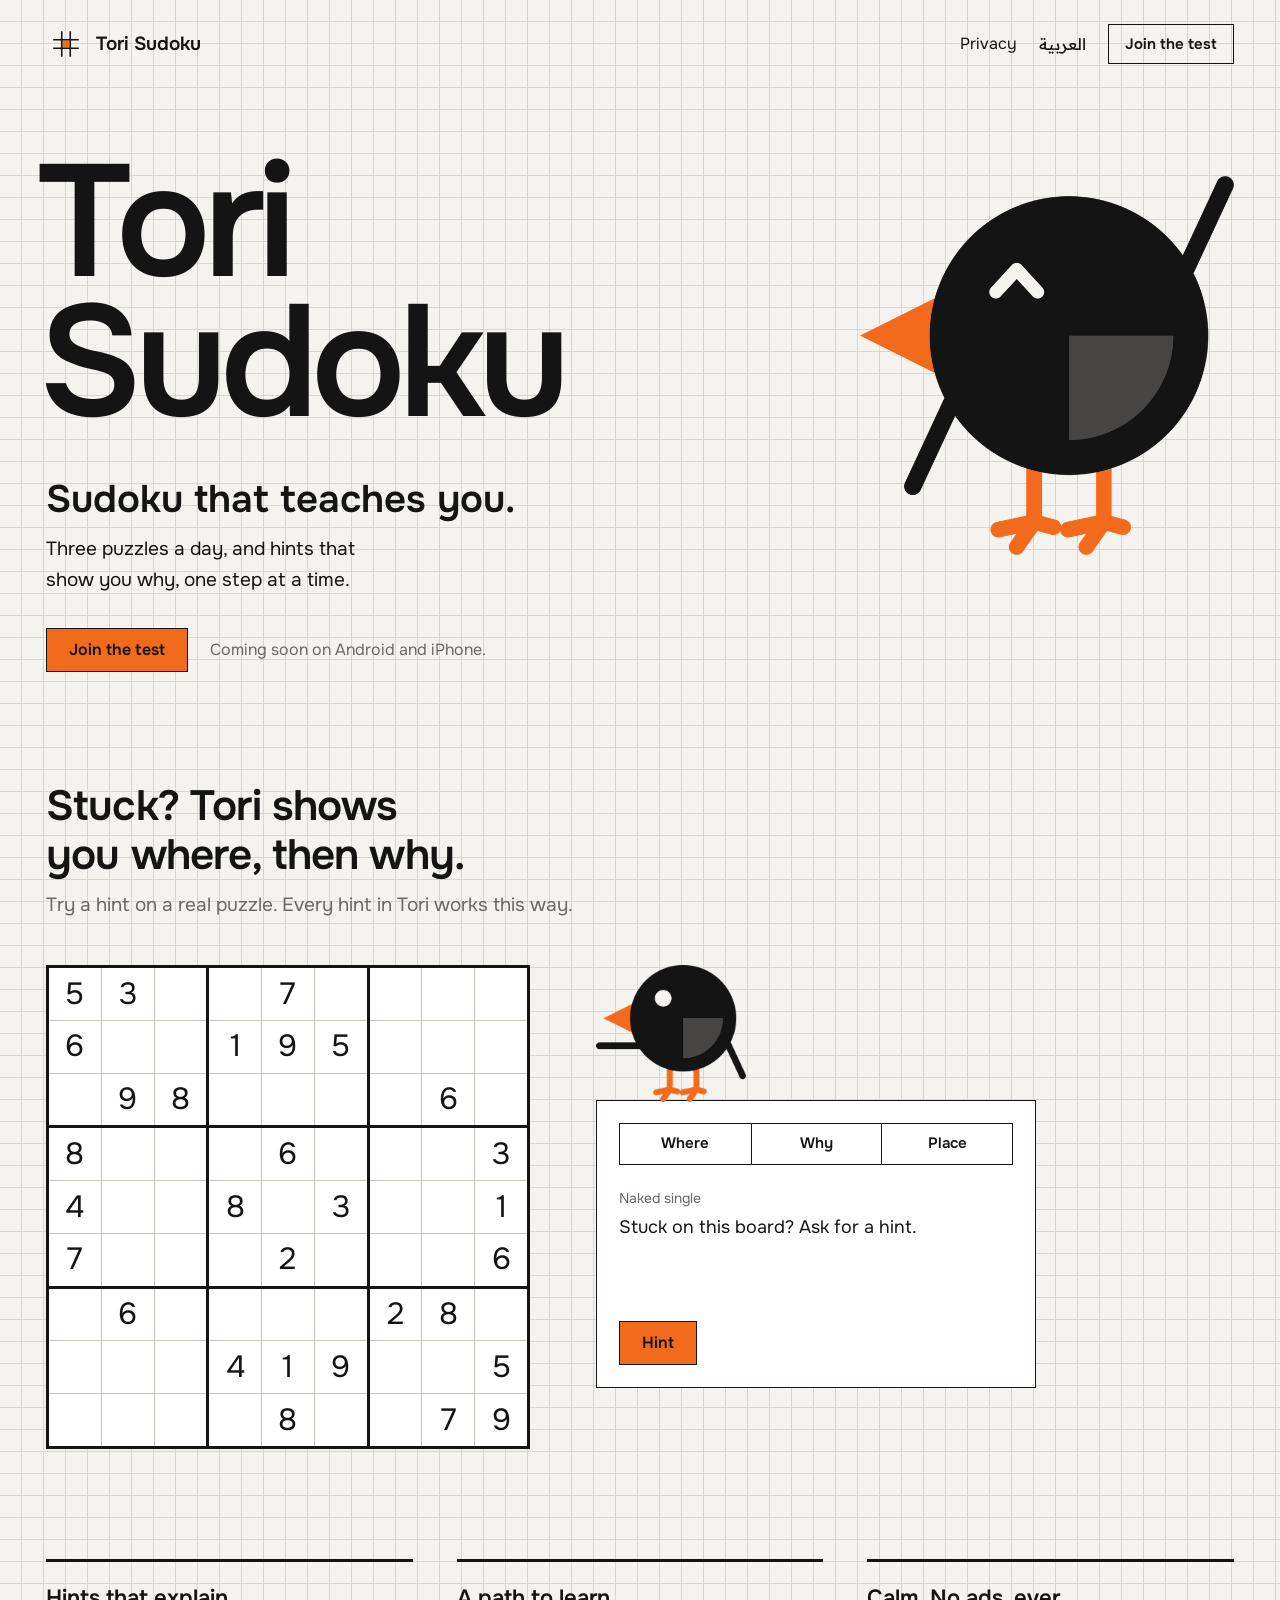
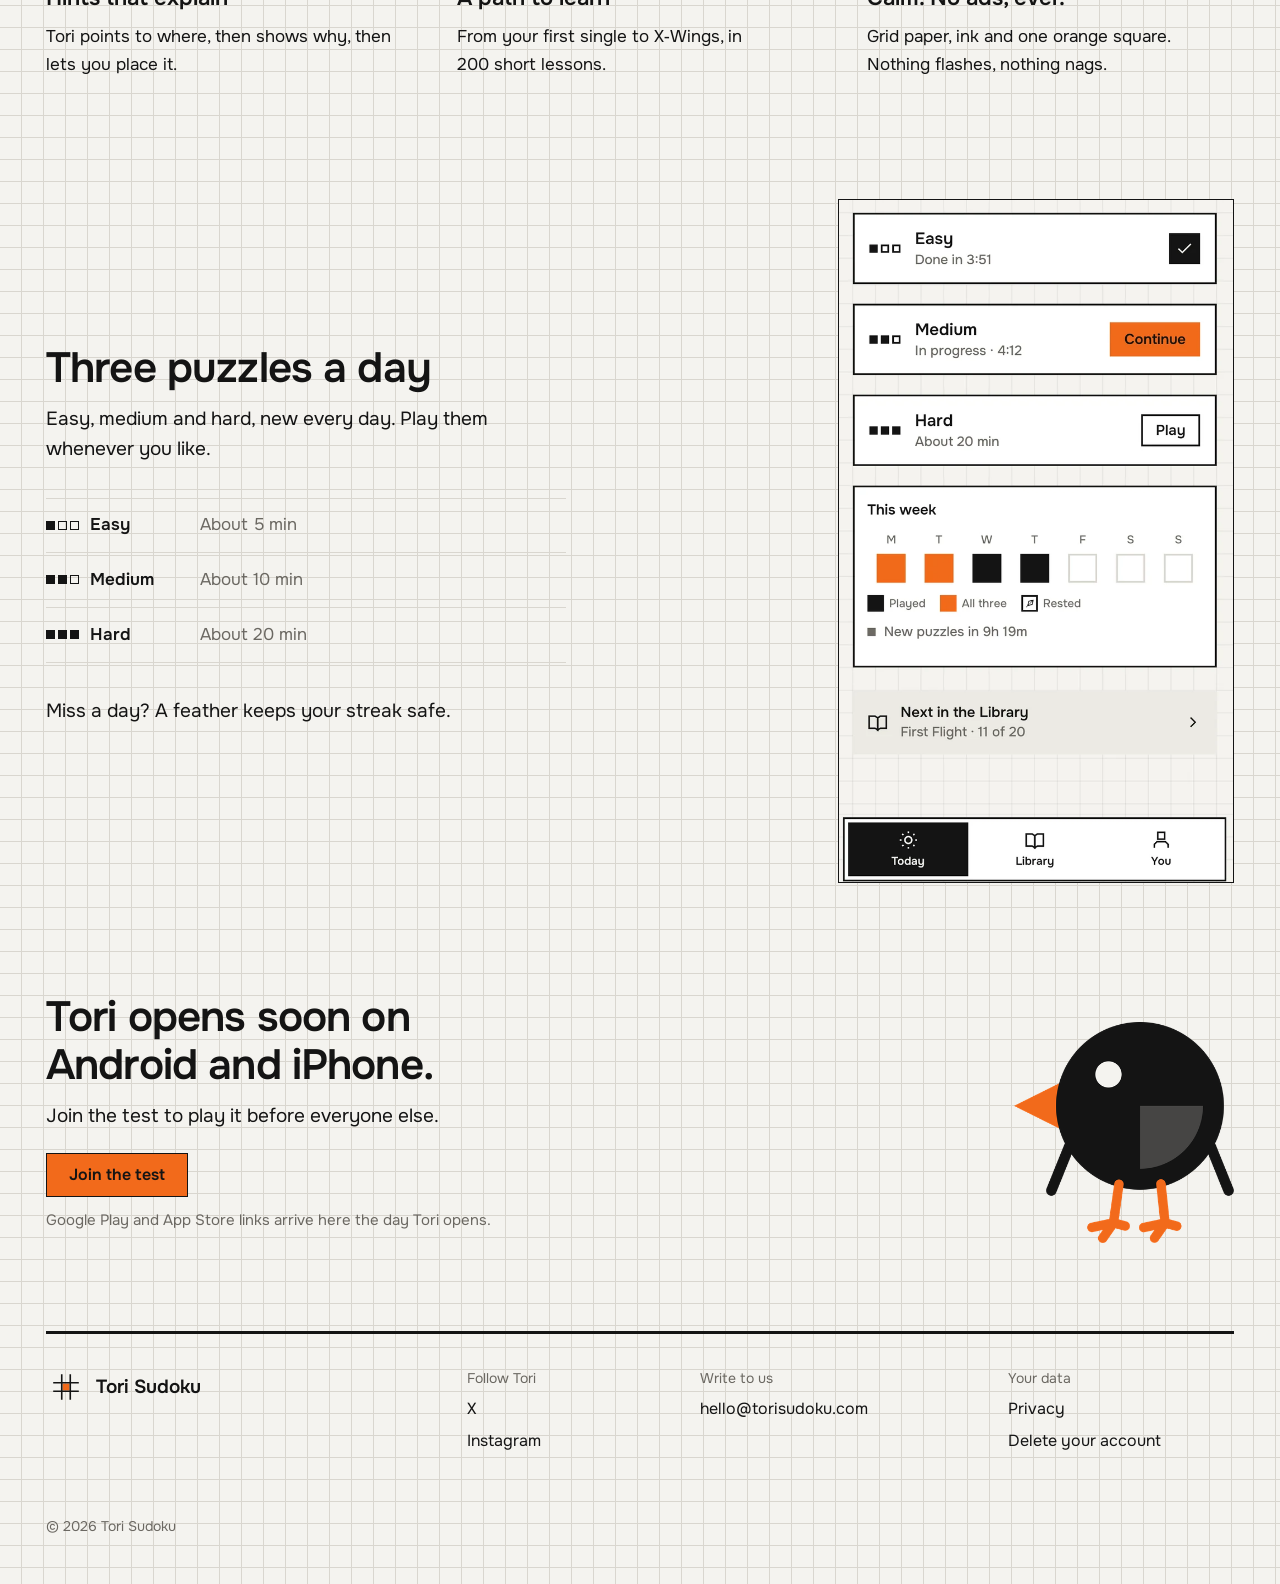
<file: index.html>
<!doctype html>
<html lang="en" dir="ltr">
<head>
<meta charset="utf-8">
<meta name="viewport" content="width=device-width,initial-scale=1">
<title>Tori Sudoku · Sudoku that teaches you</title>
<meta name="description" content="Sudoku that teaches you. Three puzzles a day, hints that show you where and why, 200 short lessons, no ads. Coming soon on Android and iPhone.">
<link rel="canonical" href="https://torisudoku.com/">
<meta property="og:type" content="website">
<meta property="og:url" content="https://torisudoku.com/">
<meta property="og:site_name" content="Tori Sudoku">
<meta property="og:title" content="Tori Sudoku · Sudoku that teaches you">
<meta property="og:description" content="Three puzzles a day, hints that show you where and why, no ads. Coming soon on Android and iPhone.">
<meta property="og:image" content="https://torisudoku.com/store/feature-en.png">
<meta property="og:image:width" content="1024"><meta property="og:image:height" content="500">
<meta name="twitter:card" content="summary_large_image">
<meta name="twitter:site" content="@torisudoku">
<meta name="theme-color" content="#F4F3EF">
<meta name="color-scheme" content="light">
<link rel="icon" href="/img/mark.svg" type="image/svg+xml">
<link rel="apple-touch-icon" href="/store/icon-512.png">
<link rel="preload" href="/fonts/onest-600.woff2" as="font" type="font/woff2" crossorigin>
<link rel="stylesheet" href="/style.css?v=3">
</head>
<body>
<header class="wrap nav">
  <a class="brand" href="/"><img src="/img/mark.svg" alt="" width="40" height="40"><span data-t="name">Tori Sudoku</span></a>
  <nav class="navlinks" aria-label="Main">
    <a class="navlink hide-s" href="/privacy/" data-t="privacy" data-ar-href="/privacy/#ar">Privacy</a>
    <button class="langbtn" type="button" id="lang" lang="ar">العربية</button>
    <a class="btn btn-line" href="https://tori-sudoku.pages.dev" data-t="join">Join the test</a>
  </nav>
</header>

<main>
<section class="wrap hero">
  <div class="hero-text">
    <h1 class="title"><span data-t="t1">Tori</span> <span data-t="t2">Sudoku</span></h1>
    <p class="tag" data-t="tag">Sudoku that teaches you.</p>
    <p class="line" data-t="line">Three puzzles a day, and hints that show you why, one step at a time.</p>
    <div class="cta">
      <a class="btn" href="https://tori-sudoku.pages.dev" data-t="join">Join the test</a>
      <span class="soon" data-t="soon">Coming soon on Android and iPhone.</span>
    </div>
  </div>
  <img class="hero-bird" src="/img/tori-wave.png" width="720" height="729" alt="Tori the bird, waving" data-t-alt="birdAlt">
</section>

<section class="wrap demo-sec" aria-labelledby="demo-h">
  <div class="sec-head">
    <h2 id="demo-h" data-t="demoH">Stuck? Tori shows you where, then why.</h2>
    <p data-t="demoP">Try a hint on a real puzzle. Every hint in Tori works this way.</p>
  </div>
  <div class="demo">
    <div class="board" id="board" dir="ltr" role="img" aria-label="A Sudoku puzzle" data-t-label="boardLabel" data-step="0">
<span class="box"><span class="c" data-i="0">5</span><span class="c" data-i="1">3</span><span class="c" data-i="2"></span><span class="c" data-i="9">6</span><span class="c" data-i="10"></span><span class="c" data-i="11"></span><span class="c" data-i="18"></span><span class="c" data-i="19">9</span><span class="c" data-i="20">8</span></span>
<span class="box"><span class="c" data-i="3"></span><span class="c" data-i="4">7</span><span class="c" data-i="5"></span><span class="c" data-i="12">1</span><span class="c" data-i="13">9</span><span class="c" data-i="14">5</span><span class="c" data-i="21"></span><span class="c" data-i="22"></span><span class="c" data-i="23"></span></span>
<span class="box"><span class="c" data-i="6"></span><span class="c" data-i="7"></span><span class="c" data-i="8"></span><span class="c" data-i="15"></span><span class="c" data-i="16"></span><span class="c" data-i="17"></span><span class="c" data-i="24"></span><span class="c" data-i="25">6</span><span class="c" data-i="26"></span></span>
<span class="box"><span class="c" data-i="27">8</span><span class="c" data-i="28"></span><span class="c" data-i="29"></span><span class="c" data-i="36">4</span><span class="c" data-i="37"></span><span class="c" data-i="38"></span><span class="c" data-i="45">7</span><span class="c" data-i="46"></span><span class="c" data-i="47"></span></span>
<span class="box"><span class="c" data-i="30"></span><span class="c" data-i="31">6</span><span class="c" data-i="32"></span><span class="c" data-i="39">8</span><span class="c" data-i="40"></span><span class="c" data-i="41">3</span><span class="c" data-i="48"></span><span class="c" data-i="49">2</span><span class="c" data-i="50"></span></span>
<span class="box"><span class="c" data-i="33"></span><span class="c" data-i="34"></span><span class="c" data-i="35">3</span><span class="c" data-i="42"></span><span class="c" data-i="43"></span><span class="c" data-i="44">1</span><span class="c" data-i="51"></span><span class="c" data-i="52"></span><span class="c" data-i="53">6</span></span>
<span class="box"><span class="c" data-i="54"></span><span class="c" data-i="55">6</span><span class="c" data-i="56"></span><span class="c" data-i="63"></span><span class="c" data-i="64"></span><span class="c" data-i="65"></span><span class="c" data-i="72"></span><span class="c" data-i="73"></span><span class="c" data-i="74"></span></span>
<span class="box"><span class="c" data-i="57"></span><span class="c" data-i="58"></span><span class="c" data-i="59"></span><span class="c" data-i="66">4</span><span class="c" data-i="67">1</span><span class="c" data-i="68">9</span><span class="c" data-i="75"></span><span class="c" data-i="76">8</span><span class="c" data-i="77"></span></span>
<span class="box"><span class="c" data-i="60">2</span><span class="c" data-i="61">8</span><span class="c" data-i="62"></span><span class="c" data-i="69"></span><span class="c" data-i="70"></span><span class="c" data-i="71">5</span><span class="c" data-i="78"></span><span class="c" data-i="79">7</span><span class="c" data-i="80">9</span></span>
    </div>
    <div class="panel-col">
      <img class="hint-bird" id="hintBird" src="/img/tori-hint.png" width="400" height="365" alt="">
      <div class="panel">
        <div class="seg" role="group" aria-label="Hint steps" data-t-label="stepsLabel">
          <button type="button" data-go="1"><span data-t="seg1">Where</span></button>
          <button type="button" data-go="2"><span data-t="seg2">Why</span></button>
          <button type="button" data-go="3"><span data-t="seg3">Place</span></button>
        </div>
        <p class="tech" data-t="tech">Naked single</p>
        <div class="say" aria-live="polite"><p id="say" data-t="s0">Stuck on this board? Ask for a hint.</p></div>
        <button class="btn" type="button" id="next" data-t="b0">Hint</button>
      </div>
    </div>
  </div>
</section>

<section class="wrap feats" aria-label="What Tori does" data-t-label="featsLabel">
  <div class="feat">
    <h3 data-t="f1h">Hints that explain</h3>
    <p data-t="f1p">Tori points to where, then shows why, then lets you place it.</p>
  </div>
  <div class="feat">
    <h3 data-t="f2h">A path to learn</h3>
    <p data-t="f2p">From your first single to X‑Wings, in 200 short lessons.</p>
  </div>
  <div class="feat">
    <h3 data-t="f3h">Calm. No ads, ever.</h3>
    <p data-t="f3p">Grid paper, ink and one orange square. Nothing flashes, nothing nags.</p>
  </div>
</section>

<section class="wrap daily" aria-labelledby="daily-h">
  <div class="daily-text">
    <h2 id="daily-h" data-t="dH">Three puzzles a day</h2>
    <p data-t="dP">Easy, medium and hard, new every day. Play them whenever you like.</p>
    <ul class="levels">
      <li><span class="sq" aria-hidden="true"><i class="on"></i><i></i><i></i></span><b data-t="easy">Easy</b><span class="mute" data-t="easyT">About 5 min</span></li>
      <li><span class="sq" aria-hidden="true"><i class="on"></i><i class="on"></i><i></i></span><b data-t="med">Medium</b><span class="mute" data-t="medT">About 10 min</span></li>
      <li><span class="sq" aria-hidden="true"><i class="on"></i><i class="on"></i><i class="on"></i></span><b data-t="hard">Hard</b><span class="mute" data-t="hardT">About 20 min</span></li>
    </ul>
    <p data-t="feather">Miss a day? A feather keeps your streak safe.</p>
  </div>
  <figure class="shot">
    <img id="shot" src="/img/today-en.webp" data-ar-src="/img/today-ar.webp" width="705" height="1220" loading="lazy" alt="The Today screen in Tori: the easy, medium and hard puzzles of the day" data-t-alt="shotAlt">
  </figure>
</section>

<section class="wrap closing" aria-labelledby="close-h">
  <div>
    <h2 id="close-h" data-t="cH">Tori opens soon on Android and iPhone.</h2>
    <p data-t="cP">Join the test to play it before everyone else.</p>
    <p><a class="btn" href="https://tori-sudoku.pages.dev" data-t="join">Join the test</a></p>
    <p class="mute" data-t="stores">Google Play and App Store links arrive here the day Tori opens.</p>
  </div>
  <img class="close-bird" src="/img/tori-sit.png" width="400" height="402" loading="lazy" alt="">
</section>
</main>

<footer class="wrap"><div class="foot">
  <div>
    <a class="brand" href="/"><img src="/img/mark.svg" alt="" width="40" height="40"><span data-t="name">Tori Sudoku</span></a>
  </div>
  <div>
    <h4 data-t="follow">Follow Tori</h4>
    <p><a href="https://x.com/torisudoku">X</a><br><a href="https://www.instagram.com/torisudoku/">Instagram</a></p>
  </div>
  <div>
    <h4 data-t="contact">Write to us</h4>
    <p><a href="mailto:hello@torisudoku.com">hello@torisudoku.com</a></p>
  </div>
  <div>
    <h4 data-t="legal">Your data</h4>
    <p><a href="/privacy/" data-t="privacy" data-ar-href="/privacy/#ar">Privacy</a><br><a href="/delete-account/" data-t="delete" data-ar-href="/delete-account/#ar">Delete your account</a></p>
  </div>
  <p class="copy mute" data-t="copy">© 2026 Tori Sudoku</p>
</div></footer>

<script>
(function(){
var AR={
name:"توري سودوكو",privacy:"الخصوصية",join:"انضم للتجربة",t1:"توري",t2:"سودوكو",
tag:"سودوكو يعلّمك.",line:"ثلاثة ألغاز كل يوم، وتلميحات توريك ليش، خطوة خطوة.",
soon:"قريب على أندرويد وآيفون.",birdAlt:"توري الطير يسلّم",
demoH:"علقت؟ توري يوريك وين، وبعدين ليش.",demoP:"جرّب تلميح على لغز حقيقي. كل تلميحات توري تمشي كذا.",
boardLabel:"لغز سودوكو",stepsLabel:"خطوات التلميح",seg1:"وين",seg2:"ليش",seg3:"حطّه",tech:"رقم وحيد",
s0:"علقت في هاللوحة؟ اطلب تلميح.",b0:"تلميح",
s1:"شوف هذي الخانة: ما يركب فيها إلا رقم واحد.",b1:"ليش؟",
s2:"صفّها وعمودها ومربعها فيها 1 و2 و3 و4 و6 و7 و8 و9. ما بقى إلا 5.",b2:"وريني",
s3:"هنا 5. والمرة الجاية بتلقاها بنفسك.",b3:"من جديد",
featsLabel:"وش يسوي توري",
f1h:"تلميحات تشرح",f1p:"توري يوريك وين، وبعدين ليش، وبعدين تحطها بنفسك.",
f2h:"طريق تتعلّم فيه",f2p:"من أول رقم وحيد إلى جناح X، في 200 درس قصير.",
f3h:"هادي. بدون إعلانات، أبد.",f3p:"ورق مربعات وحبر ومربع برتقالي واحد. ما فيه شي يومض ولا يزعجك.",
dH:"3 ألغاز كل يوم",dP:"سهل ومتوسط وصعب، جديدة كل يوم. العبها على راحتك.",
easy:"سهل",easyT:"تقريباً 5 دقايق",med:"متوسط",medT:"تقريباً 10 دقايق",hard:"صعب",hardT:"تقريباً 20 دقيقة",
feather:"فوّت يوم؟ الريشة تحفظ سلسلتك.",shotAlt:"شاشة «اليوم» في توري: لغز اليوم السهل والمتوسط والصعب",
cH:"توري يفتح قريب على أندرويد وآيفون.",cP:"انضم للتجربة والعبه قبل الكل.",
stores:"روابط Google Play وApp Store توصل هنا يوم يفتح توري.",
follow:"تابع توري",contact:"راسلنا",legal:"بياناتك",delete:"حذف حسابك",copy:"© 2026 توري سودوكو"
};
var EN={s1:"Look at this cell: only one number fits.",b1:"Why?",
s2:"Its row, column and box already hold 1, 2, 3, 4, 6, 7, 8 and 9. Only 5 is left.",b2:"Show me",
s3:"5 goes here. Next time you’ll spot it yourself.",b3:"Start again"};
var doc=document.documentElement,lang="en",step=0;
function q(s){return Array.prototype.slice.call(document.querySelectorAll(s))}
q("[data-t]").forEach(function(e){EN[e.getAttribute("data-t")]=e.textContent});
q("[data-t-alt]").forEach(function(e){EN[e.getAttribute("data-t-alt")]=e.alt});
q("[data-t-label]").forEach(function(e){EN[e.getAttribute("data-t-label")]=e.getAttribute("aria-label")});
q("[data-ar-href]").forEach(function(e){e.setAttribute("data-en-href",e.getAttribute("href"))});
var shot=document.getElementById("shot");shot.setAttribute("data-en-src",shot.getAttribute("src"));
function T(k){return (lang==="ar"?AR:EN)[k]}
function setLang(l,save){
  lang=l==="ar"?"ar":"en";var ar=lang==="ar";
  doc.lang=lang;doc.dir=ar?"rtl":"ltr";
  q("[data-t]").forEach(function(e){e.textContent=T(e.getAttribute("data-t"))});
  q("[data-t-alt]").forEach(function(e){e.alt=T(e.getAttribute("data-t-alt"))});
  q("[data-t-label]").forEach(function(e){e.setAttribute("aria-label",T(e.getAttribute("data-t-label")))});
  q("[data-ar-href]").forEach(function(e){e.href=e.getAttribute(ar?"data-ar-href":"data-en-href")});
  shot.src=shot.getAttribute(ar?"data-ar-src":"data-en-src");
  var b=document.getElementById("lang");b.textContent=ar?"English":"العربية";b.lang=ar?"en":"ar";
  document.title=ar?"توري سودوكو · سودوكو يعلّمك":"Tori Sudoku · Sudoku that teaches you";
  render(false);
  if(save){try{localStorage.setItem("tori-lang",lang)}catch(e){}}
}
/* hint demo: target cell 40 (row 5, column 5), answer 5 */
var board=document.getElementById("board"),say=document.getElementById("say"),next=document.getElementById("next"),bird=document.getElementById("hintBird");
var cells={};q("#board .c").forEach(function(c){cells[c.getAttribute("data-i")]=c});
var unit=[];for(var k=0;k<9;k++){unit.push(36+k,k*9+4)}
for(var r=3;r<6;r++)for(var c=3;c<6;c++)unit.push(r*9+c);
var reduce=window.matchMedia&&matchMedia("(prefers-reduced-motion: reduce)").matches;
function render(anim,dir){
  board.setAttribute("data-step",step);
  unit.forEach(function(i){cells[i].classList.toggle("shade",step===2)});
  var t=cells[40];t.classList.toggle("mark",step>=1);t.classList.toggle("placed",step===3);t.textContent=step===3?"5":"";
  say.textContent=T("s"+step);say.setAttribute("data-t","s"+step);
  next.textContent=T("b"+step);next.setAttribute("data-t","b"+step);
  bird.src=step===3?"/img/tori-yay.png":"/img/tori-hint.png";
  q(".seg button").forEach(function(b){var g=+b.getAttribute("data-go");b.setAttribute("aria-pressed",g===step?"true":"false")});
  if(anim&&!reduce){var s=(lang==="ar"?-1:1)*(dir||1);say.animate([{transform:"translateX("+(12*s)+"px)",opacity:0},{transform:"none",opacity:1}],{duration:200,easing:"cubic-bezier(.2,.8,.2,1)"})}
}
function go(n){var d=n>=step?1:-1;step=n;render(true,d)}
next.addEventListener("click",function(){go(step===3?0:step+1)});
q(".seg button").forEach(function(b){b.addEventListener("click",function(){go(+b.getAttribute("data-go"))})});
document.getElementById("lang").addEventListener("click",function(){setLang(lang==="ar"?"en":"ar",true)});
var pick=null;
try{var m=location.search.match(/[?&]lang=(ar|en)/);if(m)pick=m[1]}catch(e){}
if(!pick){try{pick=localStorage.getItem("tori-lang")}catch(e){}}
if(!pick){var ls=navigator.languages||[navigator.language||"en"];pick=/^ar/i.test(ls[0]||"")?"ar":"en"}
if(pick==="ar")setLang("ar",false);else render(false);
})();
</script>
</body>
</html>
</file>
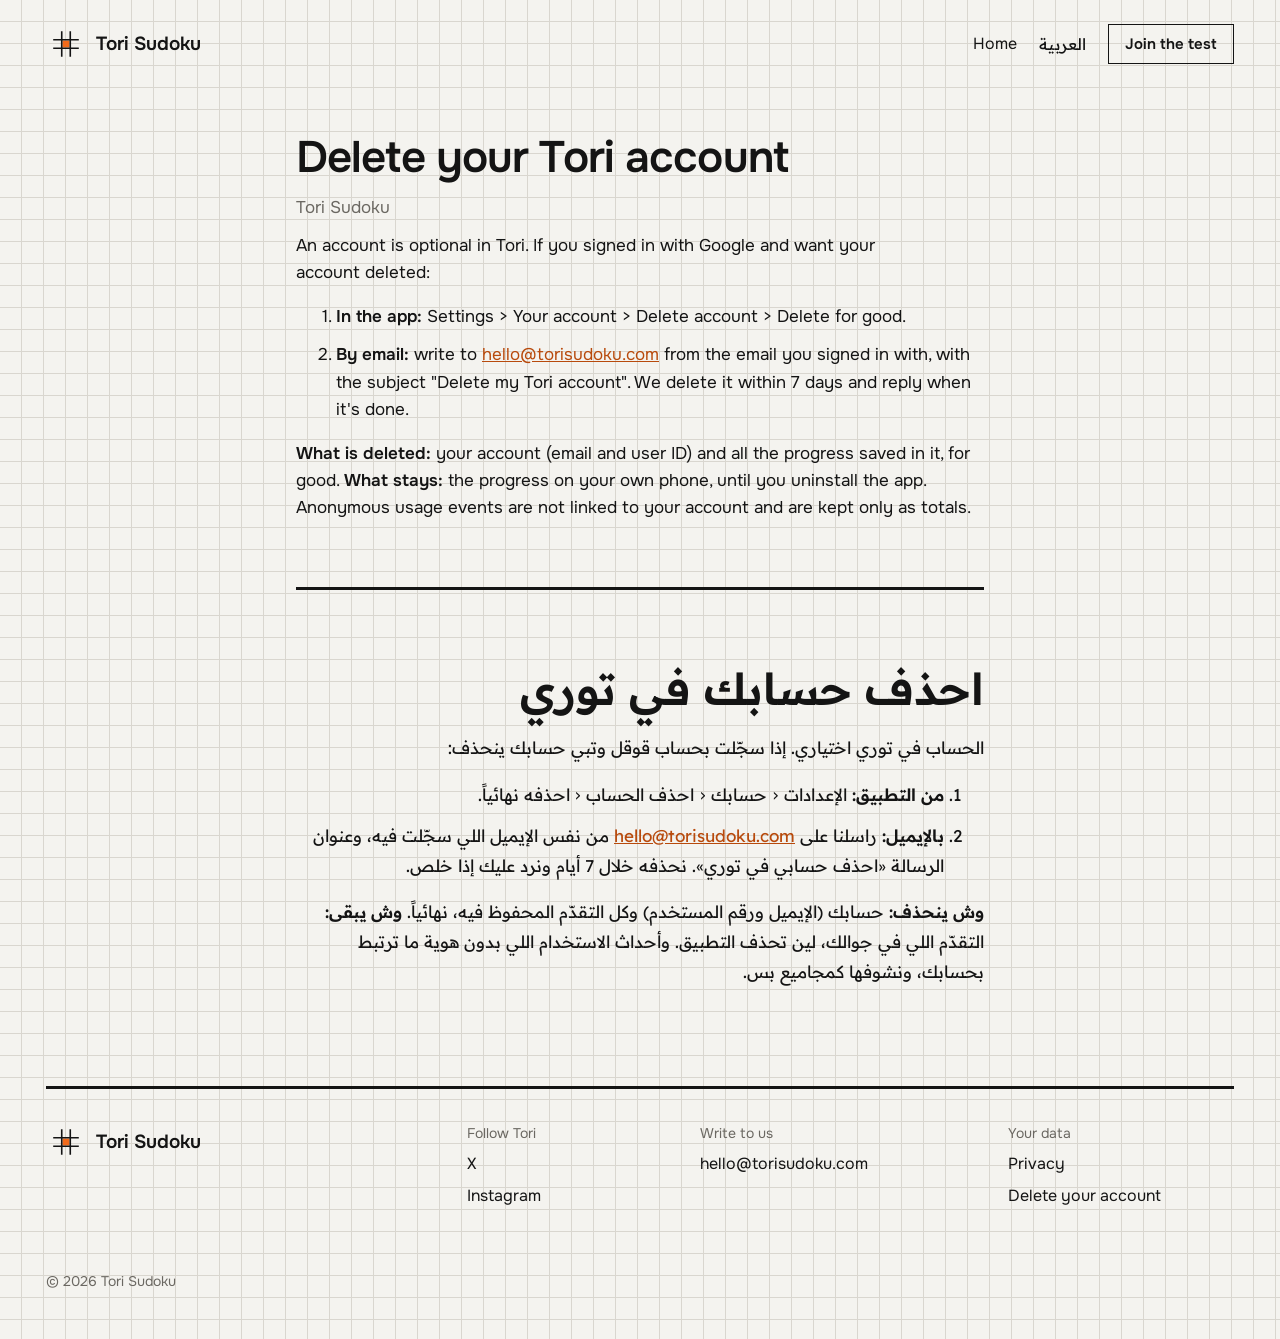
<file: delete-account/index.html>
<!doctype html><html lang="en"><head><meta charset="utf-8"><meta name="viewport" content="width=device-width,initial-scale=1">
<title>Delete your account · Tori Sudoku</title><meta name="theme-color" content="#F4F3EF"><meta name="color-scheme" content="light"><link rel="icon" href="/img/mark.svg" type="image/svg+xml"><link rel="stylesheet" href="/style.css?v=3"></head><body>
<header class="wrap nav">
  <a class="brand" href="/"><img src="/img/mark.svg" alt="" width="40" height="40"><span>Tori Sudoku</span></a>
  <nav class="navlinks" aria-label="Main">
    <a class="navlink hide-s" href="/">Home</a>
    <a class="langbtn navlink" href="#ar" lang="ar">العربية</a>
    <a class="btn btn-line" href="https://tori-sudoku.pages.dev">Join the test</a>
  </nav>
</header>
<main class="wrap doc">
<h1>Delete your Tori account</h1>
<p class="mute">Tori Sudoku</p>
<p>An account is optional in Tori. If you signed in with Google and want your account deleted:</p>
<ol>
<li><b>In the app:</b> Settings &gt; Your account &gt; Delete account &gt; Delete for good.</li>
<li><b>By email:</b> write to <a href="mailto:hello@torisudoku.com?subject=Delete%20my%20Tori%20account">hello@torisudoku.com</a> from the email you signed in with, with the subject "Delete my Tori account". We delete it within 7 days and reply when it's done.</li>
</ol>
<p><b>What is deleted:</b> your account (email and user ID) and all the progress saved in it, for good. <b>What stays:</b> the progress on your own phone, until you uninstall the app. Anonymous usage events are not linked to your account and are kept only as totals.</p>
<hr>
<div dir="rtl" lang="ar" id="ar">
<h1>احذف حسابك في توري</h1>
<p>الحساب في توري اختياري. إذا سجّلت بحساب قوقل وتبي حسابك ينحذف:</p>
<ol>
<li><b>من التطبيق:</b> الإعدادات ‹ حسابك ‹ احذف الحساب ‹ احذفه نهائياً.</li>
<li><b>بالإيميل:</b> راسلنا على <a href="mailto:hello@torisudoku.com?subject=Delete%20my%20Tori%20account">hello@torisudoku.com</a> من نفس الإيميل اللي سجّلت فيه، وعنوان الرسالة «احذف حسابي في توري». نحذفه خلال 7 أيام ونرد عليك إذا خلص.</li>
</ol>
<p><b>وش ينحذف:</b> حسابك (الإيميل ورقم المستخدم) وكل التقدّم المحفوظ فيه، نهائياً. <b>وش يبقى:</b> التقدّم اللي في جوالك، لين تحذف التطبيق. وأحداث الاستخدام اللي بدون هوية ما ترتبط بحسابك، ونشوفها كمجاميع بس.</p>
</div>
</main>
<footer class="wrap"><div class="foot">
  <div><a class="brand" href="/"><img src="/img/mark.svg" alt="" width="40" height="40"><span>Tori Sudoku</span></a></div>
  <div><h4>Follow Tori</h4><p><a href="https://x.com/torisudoku">X</a><br><a href="https://www.instagram.com/torisudoku/">Instagram</a></p></div>
  <div><h4>Write to us</h4><p><a href="mailto:hello@torisudoku.com">hello@torisudoku.com</a></p></div>
  <div><h4>Your data</h4><p><a href="/privacy/">Privacy</a><br><a href="/delete-account/">Delete your account</a></p></div>
  <p class="copy mute">© 2026 Tori Sudoku</p>
</div></footer>
</body>
</html>
</file>
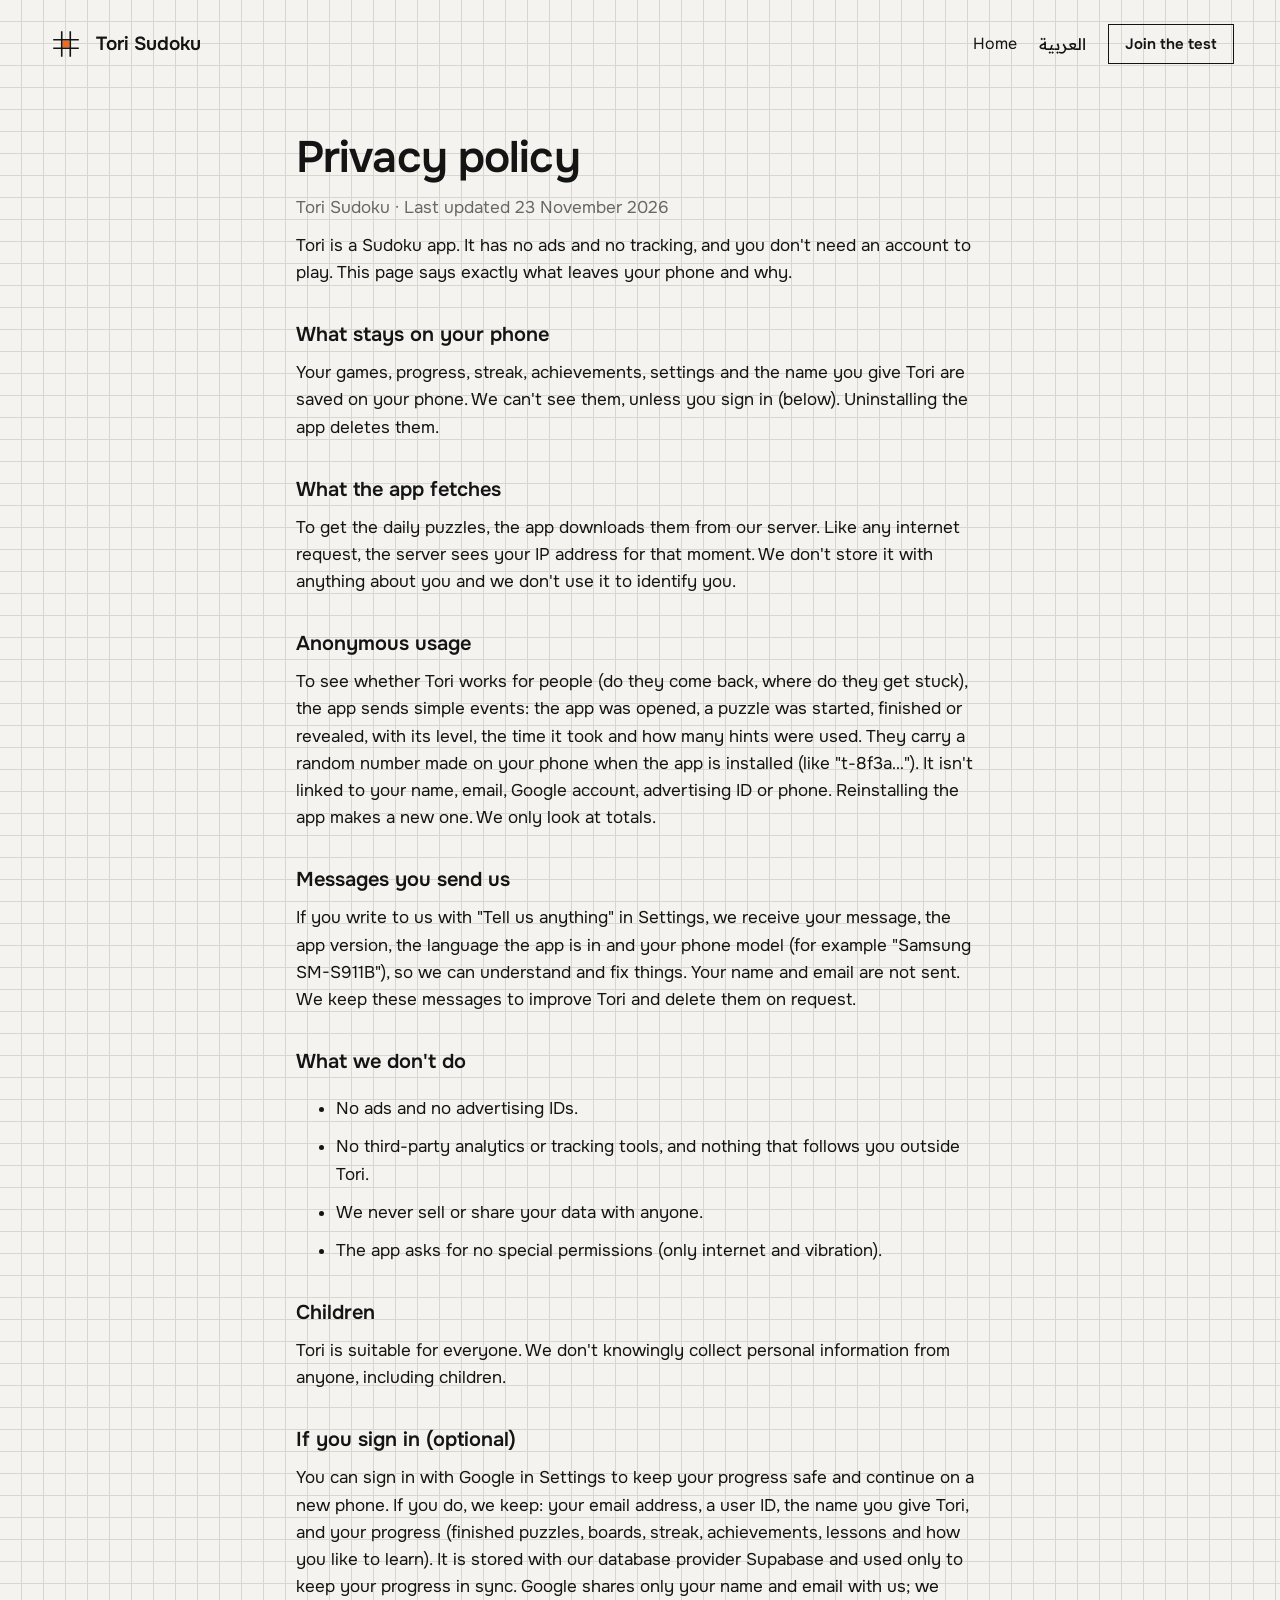
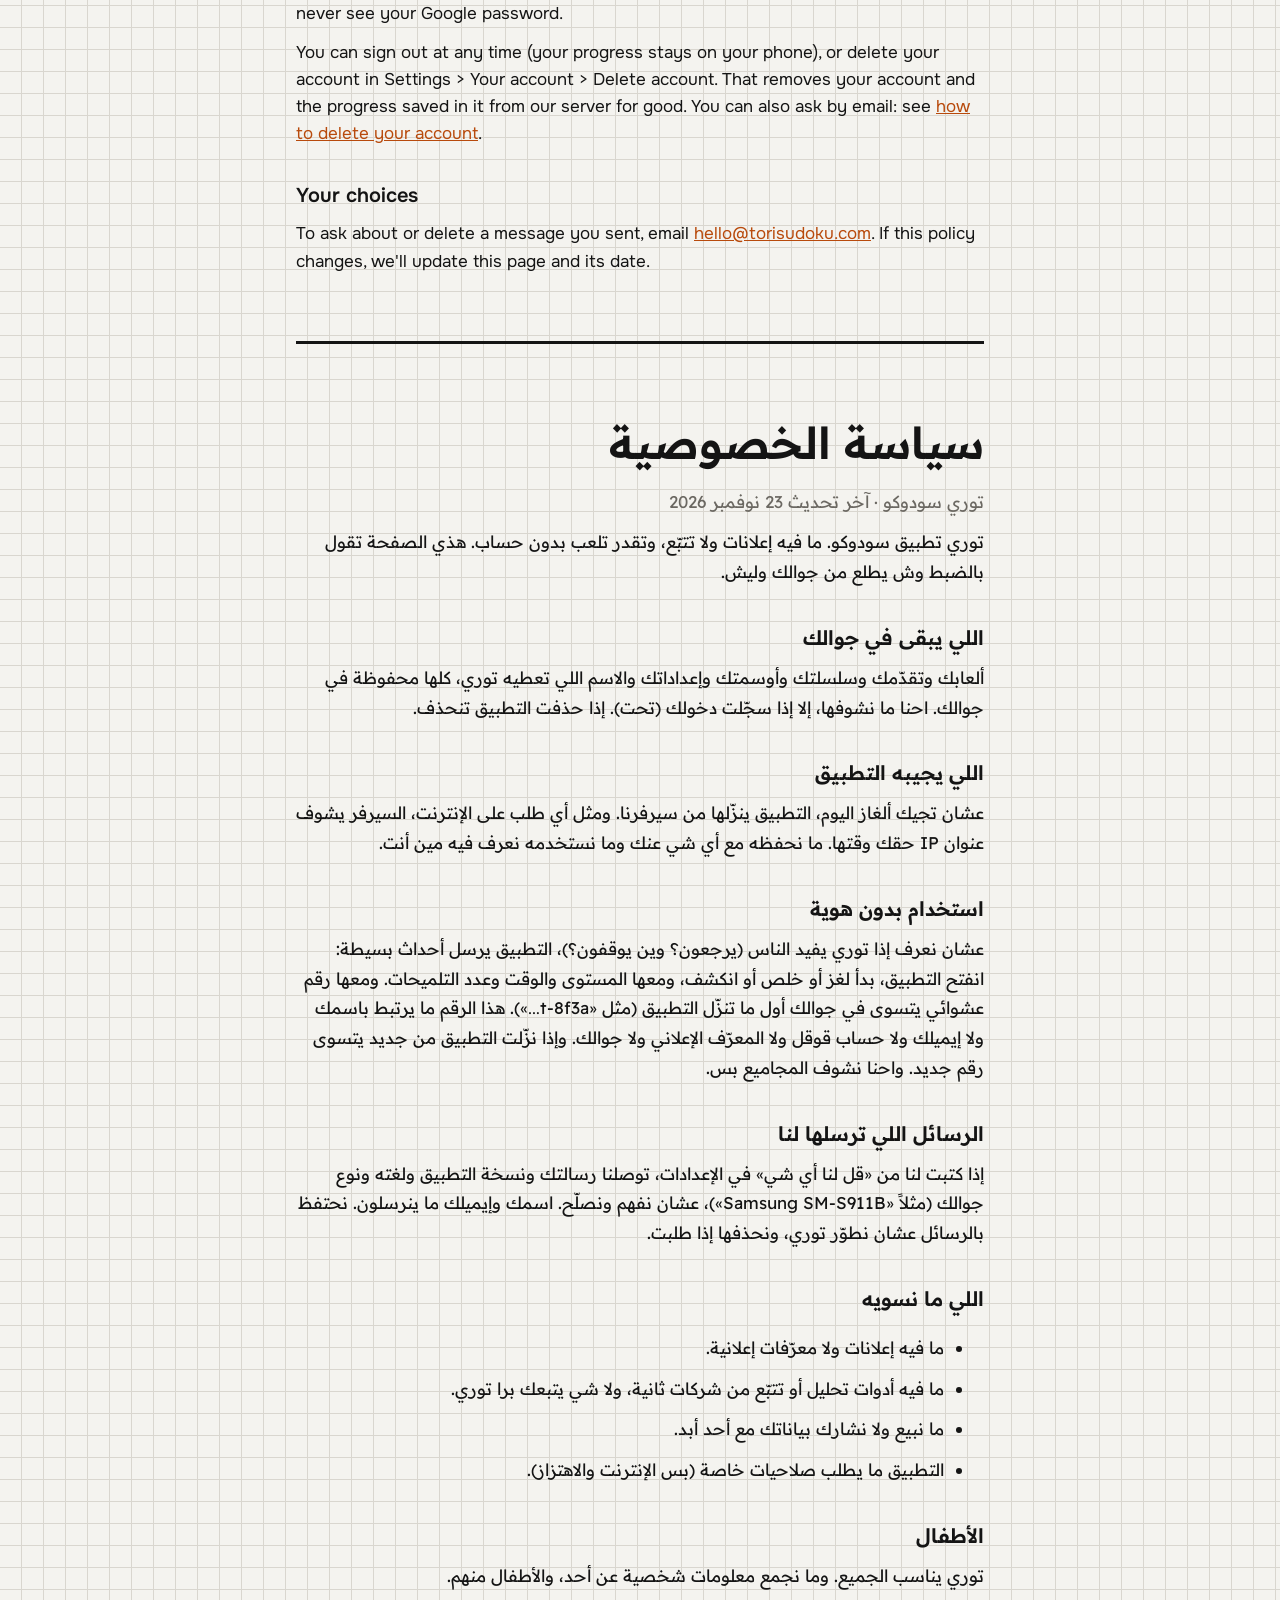
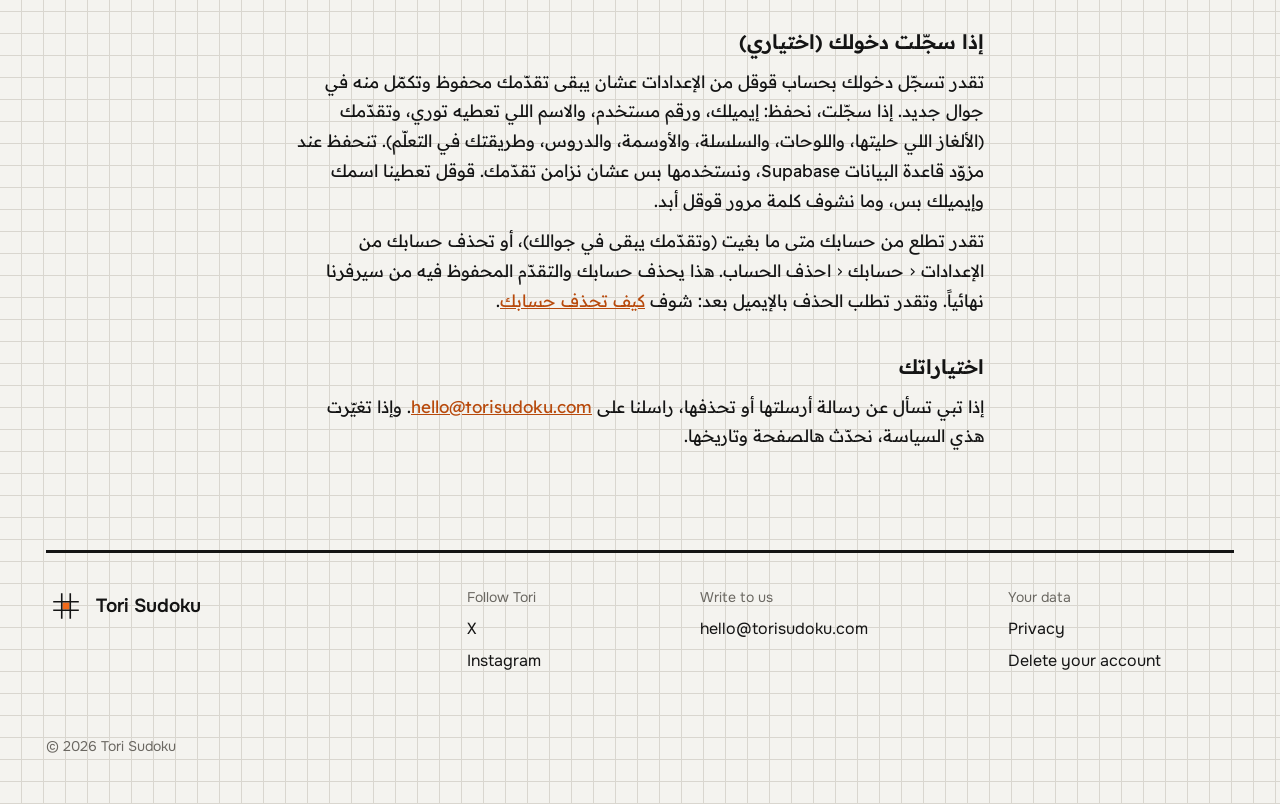
<file: privacy/index.html>
<!doctype html><html lang="en"><head><meta charset="utf-8"><meta name="viewport" content="width=device-width,initial-scale=1">
<title>Privacy policy · Tori Sudoku</title><meta name="theme-color" content="#F4F3EF"><meta name="color-scheme" content="light"><link rel="icon" href="/img/mark.svg" type="image/svg+xml"><link rel="stylesheet" href="/style.css?v=3"></head><body>
<header class="wrap nav">
  <a class="brand" href="/"><img src="/img/mark.svg" alt="" width="40" height="40"><span>Tori Sudoku</span></a>
  <nav class="navlinks" aria-label="Main">
    <a class="navlink hide-s" href="/">Home</a>
    <a class="langbtn navlink" href="#ar" lang="ar">العربية</a>
    <a class="btn btn-line" href="https://tori-sudoku.pages.dev">Join the test</a>
  </nav>
</header>
<main class="wrap doc">
<h1>Privacy policy</h1>
<p class="mute">Tori Sudoku · Last updated 23 November 2026</p>

<p>Tori is a Sudoku app. It has no ads and no tracking, and you don't need an account to play. This page says exactly what leaves your phone and why.</p>

<h2>What stays on your phone</h2>
<p>Your games, progress, streak, achievements, settings and the name you give Tori are saved on your phone. We can't see them, unless you sign in (below). Uninstalling the app deletes them.</p>

<h2>What the app fetches</h2>
<p>To get the daily puzzles, the app downloads them from our server. Like any internet request, the server sees your IP address for that moment. We don't store it with anything about you and we don't use it to identify you.</p>

<h2>Anonymous usage</h2>
<p>To see whether Tori works for people (do they come back, where do they get stuck), the app sends simple events: the app was opened, a puzzle was started, finished or revealed, with its level, the time it took and how many hints were used. They carry a random number made on your phone when the app is installed (like "t-8f3a…"). It isn't linked to your name, email, Google account, advertising ID or phone. Reinstalling the app makes a new one. We only look at totals.</p>

<h2>Messages you send us</h2>
<p>If you write to us with "Tell us anything" in Settings, we receive your message, the app version, the language the app is in and your phone model (for example "Samsung SM-S911B"), so we can understand and fix things. Your name and email are not sent. We keep these messages to improve Tori and delete them on request.</p>

<h2>What we don't do</h2>
<ul>
<li>No ads and no advertising IDs.</li>
<li>No third-party analytics or tracking tools, and nothing that follows you outside Tori.</li>
<li>We never sell or share your data with anyone.</li>
<li>The app asks for no special permissions (only internet and vibration).</li>
</ul>

<h2>Children</h2>
<p>Tori is suitable for everyone. We don't knowingly collect personal information from anyone, including children.</p>

<h2>If you sign in (optional)</h2>
<p>You can sign in with Google in Settings to keep your progress safe and continue on a new phone. If you do, we keep: your email address, a user ID, the name you give Tori, and your progress (finished puzzles, boards, streak, achievements, lessons and how you like to learn). It is stored with our database provider Supabase and used only to keep your progress in sync. Google shares only your name and email with us; we never see your Google password.</p>
<p>You can sign out at any time (your progress stays on your phone), or delete your account in Settings &gt; Your account &gt; Delete account. That removes your account and the progress saved in it from our server for good. You can also ask by email: see <a href="../delete-account/">how to delete your account</a>.</p>

<h2>Your choices</h2>
<p>To ask about or delete a message you sent, email <a href="mailto:hello@torisudoku.com">hello@torisudoku.com</a>. If this policy changes, we'll update this page and its date.</p>

<hr>

<div dir="rtl" lang="ar" id="ar">
<h1>سياسة الخصوصية</h1>
<p class="mute">توري سودوكو · آخر تحديث 23 نوفمبر 2026</p>

<p>توري تطبيق سودوكو. ما فيه إعلانات ولا تتبّع، وتقدر تلعب بدون حساب. هذي الصفحة تقول بالضبط وش يطلع من جوالك وليش.</p>

<h2>اللي يبقى في جوالك</h2>
<p>ألعابك وتقدّمك وسلسلتك وأوسمتك وإعداداتك والاسم اللي تعطيه توري، كلها محفوظة في جوالك. احنا ما نشوفها، إلا إذا سجّلت دخولك (تحت). إذا حذفت التطبيق تنحذف.</p>

<h2>اللي يجيبه التطبيق</h2>
<p>عشان تجيك ألغاز اليوم، التطبيق ينزّلها من سيرفرنا. ومثل أي طلب على الإنترنت، السيرفر يشوف عنوان IP حقك وقتها. ما نحفظه مع أي شي عنك وما نستخدمه نعرف فيه مين أنت.</p>

<h2>استخدام بدون هوية</h2>
<p>عشان نعرف إذا توري يفيد الناس (يرجعون؟ وين يوقفون؟)، التطبيق يرسل أحداث بسيطة: انفتح التطبيق، بدأ لغز أو خلص أو انكشف، ومعها المستوى والوقت وعدد التلميحات. ومعها رقم عشوائي يتسوى في جوالك أول ما تنزّل التطبيق (مثل «t-8f3a…»). هذا الرقم ما يرتبط باسمك ولا إيميلك ولا حساب قوقل ولا المعرّف الإعلاني ولا جوالك. وإذا نزّلت التطبيق من جديد يتسوى رقم جديد. واحنا نشوف المجاميع بس.</p>

<h2>الرسائل اللي ترسلها لنا</h2>
<p>إذا كتبت لنا من «قل لنا أي شي» في الإعدادات، توصلنا رسالتك ونسخة التطبيق ولغته ونوع جوالك (مثلاً «Samsung SM-S911B»)، عشان نفهم ونصلّح. اسمك وإيميلك ما ينرسلون. نحتفظ بالرسائل عشان نطوّر توري، ونحذفها إذا طلبت.</p>

<h2>اللي ما نسويه</h2>
<ul>
<li>ما فيه إعلانات ولا معرّفات إعلانية.</li>
<li>ما فيه أدوات تحليل أو تتبّع من شركات ثانية، ولا شي يتبعك برا توري.</li>
<li>ما نبيع ولا نشارك بياناتك مع أحد أبد.</li>
<li>التطبيق ما يطلب صلاحيات خاصة (بس الإنترنت والاهتزاز).</li>
</ul>

<h2>الأطفال</h2>
<p>توري يناسب الجميع. وما نجمع معلومات شخصية عن أحد، والأطفال منهم.</p>

<h2>إذا سجّلت دخولك (اختياري)</h2>
<p>تقدر تسجّل دخولك بحساب قوقل من الإعدادات عشان يبقى تقدّمك محفوظ وتكمّل منه في جوال جديد. إذا سجّلت، نحفظ: إيميلك، ورقم مستخدم، والاسم اللي تعطيه توري، وتقدّمك (الألغاز اللي حليتها، واللوحات، والسلسلة، والأوسمة، والدروس، وطريقتك في التعلّم). تنحفظ عند مزوّد قاعدة البيانات Supabase، ونستخدمها بس عشان نزامن تقدّمك. قوقل تعطينا اسمك وإيميلك بس، وما نشوف كلمة مرور قوقل أبد.</p>
<p>تقدر تطلع من حسابك متى ما بغيت (وتقدّمك يبقى في جوالك)، أو تحذف حسابك من الإعدادات ‹ حسابك ‹ احذف الحساب. هذا يحذف حسابك والتقدّم المحفوظ فيه من سيرفرنا نهائياً. وتقدر تطلب الحذف بالإيميل بعد: شوف <a href="../delete-account/#ar">كيف تحذف حسابك</a>.</p>

<h2>اختياراتك</h2>
<p>إذا تبي تسأل عن رسالة أرسلتها أو تحذفها، راسلنا على <a href="mailto:hello@torisudoku.com">hello@torisudoku.com</a>. وإذا تغيّرت هذي السياسة، نحدّث هالصفحة وتاريخها.</p>
</div>
</main>
<footer class="wrap"><div class="foot">
  <div><a class="brand" href="/"><img src="/img/mark.svg" alt="" width="40" height="40"><span>Tori Sudoku</span></a></div>
  <div><h4>Follow Tori</h4><p><a href="https://x.com/torisudoku">X</a><br><a href="https://www.instagram.com/torisudoku/">Instagram</a></p></div>
  <div><h4>Write to us</h4><p><a href="mailto:hello@torisudoku.com">hello@torisudoku.com</a></p></div>
  <div><h4>Your data</h4><p><a href="/privacy/">Privacy</a><br><a href="/delete-account/">Delete your account</a></p></div>
  <p class="copy mute">© 2026 Tori Sudoku</p>
</div></footer>
</body></html>
</file>
<file: style.css>
@font-face{font-family:Onest;src:url(/fonts/onest-400.woff2) format("woff2");font-weight:400;font-display:swap}
@font-face{font-family:Onest;src:url(/fonts/onest-600.woff2) format("woff2");font-weight:600;font-display:swap}
@font-face{font-family:"Readex Pro";src:url(/fonts/readex-400.woff2) format("woff2");font-weight:400;font-display:swap}
@font-face{font-family:"Readex Pro";src:url(/fonts/readex-600.woff2) format("woff2");font-weight:600;font-display:swap}

/* Tori brand: paper, ink, one orange. Square corners. Spacing on the 22px grid. Light only. */
:root{--paper:#F4F3EF;--ink:#141414;--mute:#6B6862;--line:#D9D6CF;--orange:#F26A1B;--soft:#FDE6D6;--otext:#B84A0C;--u:22px}
*{box-sizing:border-box}
html{-webkit-text-size-adjust:100%;color-scheme:light}
body{margin:0;background-color:var(--paper);color:var(--ink);font:17px/1.6 Onest,"Readex Pro",system-ui,sans-serif;
  background-image:linear-gradient(var(--line) 1px,transparent 1px),linear-gradient(90deg,var(--line) 1px,transparent 1px);
  background-size:var(--u) var(--u);background-position:-1px -1px}
[lang=ar]{font-family:"Readex Pro",Onest,system-ui,sans-serif;line-height:1.75;letter-spacing:0}
[lang=en]{font-family:Onest,"Readex Pro",system-ui,sans-serif}
img{max-width:100%;height:auto;display:block}
a{color:var(--otext)}
h1,h2,h3,h4{font-weight:600;margin:0;text-wrap:balance}
p{margin:0 0 11px;text-wrap:pretty}
.mute{color:var(--mute)}
:focus-visible{outline:2px solid var(--ink);outline-offset:3px}
.wrap{max-width:1276px;margin:0 auto;padding-left:44px;padding-right:44px}

/* buttons: ink on orange (AA), square */
.btn{display:inline-flex;align-items:center;justify-content:center;min-height:44px;padding:0 22px;background:var(--orange);color:var(--ink);
  font-family:inherit;font-weight:600;font-size:16px;line-height:1;text-decoration:none;border:1.5px solid var(--ink);border-radius:0;cursor:pointer;white-space:nowrap;
  transition:transform .12s ease}
.btn:hover{background:#F47A31}
.btn:active{transform:scale(.97)}
.btn-line{background:transparent;min-height:40px;padding:0 16px;font-size:15px}
.btn-line:hover{background:var(--ink);color:var(--paper)}

/* nav */
.nav{display:flex;align-items:center;justify-content:space-between;gap:22px;height:88px}
.brand{display:inline-flex;align-items:center;gap:10px;font-weight:600;font-size:19px;color:var(--ink);text-decoration:none;white-space:nowrap}
.brand img{width:40px;height:40px}
.navlinks{display:flex;align-items:center;gap:22px}
.navlink,.langbtn{color:var(--ink);text-decoration:none;font-size:16px;display:inline-flex;align-items:center;min-height:44px;line-height:1}
.navlink:hover,.langbtn:hover{text-decoration:underline;text-underline-offset:4px}
.langbtn{background:none;border:0;padding:0;cursor:pointer;font-family:"Readex Pro",Onest,sans-serif;min-height:44px;line-height:1}
.langbtn[lang=en]{font-family:Onest,sans-serif}

/* hero: the bird stays top right in both languages, beak toward the words */
.hero{display:grid;grid-template-columns:minmax(0,1fr) minmax(200px,374px);gap:44px;align-items:start;padding-top:66px;padding-bottom:110px;direction:ltr}
[dir=rtl] .hero-text{direction:rtl}
.title{font-size:clamp(76px,12.4vw,176px);line-height:.88;letter-spacing:-.045em;margin-left:-.05em}
.title span{display:block}
[lang=ar] .title{font-size:clamp(68px,10.5vw,150px);line-height:1.3;letter-spacing:0;margin:-.12em 0 0}
.tag{font-size:clamp(26px,3vw,40px);line-height:1.2;font-weight:600;margin:44px 0 11px}
[lang=ar] .tag{line-height:1.6;margin-top:22px}
.line{font-size:19px;max-width:30em;margin-bottom:33px;text-wrap:balance}
.cta{display:flex;flex-wrap:wrap;align-items:center;gap:11px 22px}
.soon{color:var(--mute);font-size:16px}
.hero-bird{width:100%;justify-self:end;margin-top:22px}

/* section heads */
.sec-head{max-width:640px;margin-bottom:44px}
.sec-head h2,.daily h2,.closing h2{font-size:clamp(28px,3.3vw,44px);line-height:1.15;margin-bottom:11px;letter-spacing:-.02em}
[lang=ar] .sec-head h2,[lang=ar] .daily h2,[lang=ar] .closing h2{line-height:1.5;letter-spacing:0}
.sec-head p{font-size:19px;color:var(--mute)}

/* hint demo: board on the left in both languages, Tori points at it */
.demo-sec{padding-bottom:110px}
.demo{display:grid;grid-template-columns:minmax(0,484px) minmax(0,440px);gap:66px;align-items:start;direction:ltr}
.board{container-type:inline-size;width:100%;max-width:484px;aspect-ratio:1;background:var(--ink);padding:3px;display:grid;
  grid-template-columns:repeat(3,1fr);grid-template-rows:repeat(3,1fr);gap:3px;direction:ltr}
.box{display:grid;grid-template-columns:repeat(3,1fr);grid-template-rows:repeat(3,1fr);gap:1px;background:#C9C5BD}
.c{background:#fff;display:flex;align-items:center;justify-content:center;font:400 6.4cqi/1 Onest,sans-serif;position:relative;
  transition:background-color .2s ease}
.c.shade{background:var(--soft)}
.c.mark::after{content:"";position:absolute;inset:14%;border:2px solid var(--orange)}
.c.placed{color:var(--otext);font-weight:600;animation:place .22s cubic-bezier(.2,.8,.2,1)}
@keyframes place{from{opacity:0;transform:scale(.97)}to{opacity:1;transform:none}}
.hint-bird{width:150px;margin:0 0 -2px}
.panel{background:#fff;border:1.5px solid var(--ink);padding:22px}
[dir=rtl] .panel{direction:rtl}
.seg{display:grid;grid-template-columns:repeat(3,1fr);border:1.5px solid var(--ink);margin-bottom:22px}
.seg button{font-family:inherit;font-weight:600;font-size:15px;line-height:1;min-height:40px;background:#fff;color:var(--ink);border:0;border-radius:0;cursor:pointer;padding:0 6px}
.seg button+button{border-inline-start:1.5px solid var(--ink)}
.seg button[aria-pressed=true]{background:var(--ink);color:#fff}
.seg button:hover:not([aria-pressed=true]){background:var(--paper)}
.tech{font-size:14px;color:var(--mute);margin-bottom:4px}
.say{min-height:calc(3 * 1.6em * 18 / 17);margin-bottom:22px;overflow:hidden}
.say p{font-size:18px;margin:0}
[lang=ar] .say{min-height:calc(3 * 1.75em * 18 / 17)}

/* features */
.feats{display:grid;grid-template-columns:repeat(3,minmax(0,1fr));gap:44px;padding-bottom:110px}
.feat{border-top:3px solid var(--ink);padding-top:22px}
.feat h3{font-size:22px;line-height:1.3;margin-bottom:11px}
[lang=ar] .feat h3{line-height:1.6}
.feat p{max-width:26em}

/* daily */
.daily{display:grid;grid-template-columns:minmax(0,1fr) minmax(0,396px);gap:88px;align-items:center;padding-bottom:110px}
.daily-text{max-width:520px}
.daily-text>p{font-size:19px}
.levels{list-style:none;padding:0;margin:33px 0}
.levels li{display:grid;grid-template-columns:44px 110px 1fr;align-items:center;min-height:55px;border-bottom:1px solid var(--line)}
.levels li:first-child{border-top:1px solid var(--line)}
.levels b{font-weight:600}
.sq{display:inline-flex;gap:3px}
.sq i{width:9px;height:9px;border:1.5px solid var(--ink)}
.sq i.on{background:var(--ink)}
.shot{margin:0;justify-self:end;width:100%;border:1.5px solid var(--ink);background:var(--paper)}

/* closing */
.closing{display:grid;grid-template-columns:minmax(0,1fr) 220px;gap:44px;align-items:end;padding-bottom:88px;direction:ltr}
.closing>div{max-width:620px}
[dir=rtl] .closing>div{direction:rtl;justify-self:end}
.closing h2+p{font-size:19px;margin-bottom:22px}
.closing .mute{font-size:15px;margin-top:11px}
.close-bird{width:220px;justify-self:end}

/* footer */
.foot{display:grid;grid-template-columns:2fr 1fr 1.4fr 1.2fr;gap:22px 44px;padding-top:33px;padding-bottom:44px;border-top:3px solid var(--ink);font-size:16px}
footer.wrap{padding-bottom:0}
.foot h4{font-size:14px;color:var(--mute);font-weight:400;margin-bottom:4px}
.foot a:not(.brand){color:var(--ink);text-decoration:none}
.foot a:not(.brand):hover{text-decoration:underline;text-underline-offset:4px}
.foot .copy{grid-column:1/-1;font-size:14px;margin:22px 0 0}
.foot p{line-height:2}

/* legal pages */
.doc{max-width:776px;padding-top:44px;padding-bottom:88px}
.doc h1{font-size:clamp(32px,4vw,44px);line-height:1.15;margin-bottom:11px;letter-spacing:-.02em}
.doc [lang=ar] h1{line-height:1.5;letter-spacing:0}
.doc h2{font-size:20px;margin:33px 0 8px}
.doc p,.doc li{margin:0 0 11px}
.doc hr{border:0;border-top:3px solid var(--ink);margin:66px 0}
.doc [dir=rtl]{text-align:right}

/* tablet */
@media (max-width:1000px){
  .wrap{padding-left:33px;padding-right:33px}
  .demo{grid-template-columns:minmax(0,1fr) minmax(0,1fr);gap:33px}
  .daily{gap:44px;grid-template-columns:minmax(0,1fr) minmax(0,330px)}
}
@media (max-width:820px){
  .hero{grid-template-columns:minmax(0,1fr) 220px;gap:22px;padding-top:44px;padding-bottom:88px}
  .demo{grid-template-columns:minmax(0,1fr) minmax(0,1fr);gap:22px}
  .hint-bird{display:none}
  .panel{padding:16px}
  .feats{gap:22px;padding-bottom:88px}
  .feat h3{font-size:19px}
  .daily{grid-template-columns:minmax(0,1fr) 280px;gap:33px}
  .foot{grid-template-columns:1fr 1fr}
  .foot>div:first-child{grid-column:1/-1}
}
/* phone */
@media (max-width:640px){
  body{font-size:16px}
  .wrap{padding-left:22px;padding-right:22px}
  .nav{height:77px;gap:11px}
  .hide-s{display:none}
  .brand{font-size:17px}
  .brand img{width:36px;height:36px}
  .navlinks{gap:16px}
  .btn-line{padding:0 12px;font-size:14px}
  .hero{grid-template-columns:1fr;padding-top:22px;padding-bottom:66px;gap:0}
  .hero-bird{order:-1;width:150px;margin:0 0 -11px}
  .title{font-size:min(23vw,110px)}
  [lang=ar] .title{font-size:min(20vw,96px)}
  .tag{margin-top:22px}
  .line,.sec-head p,.daily-text>p,.closing h2+p{font-size:17px}
  .demo-sec,.daily{padding-bottom:88px}
  .sec-head{margin-bottom:33px}
  .demo{grid-template-columns:minmax(0,484px);gap:0}
  [dir=rtl] .demo{justify-content:end}
  .panel-col{margin-top:-1.5px}
  .feats{grid-template-columns:1fr;gap:33px}
  .daily{grid-template-columns:1fr}
  .shot{justify-self:start;max-width:330px}
  .closing{grid-template-columns:1fr;gap:22px}
  .close-bird{width:150px;order:-1}
  .levels li{grid-template-columns:44px 96px 1fr}
  .foot>div:nth-child(3){grid-column:1/-1;order:3}
  .foot .copy{order:4}
  .foot{gap:22px}
}
@media (max-width:360px){.btn-line{display:none}}
@media (prefers-reduced-motion:reduce){*{animation:none!important;transition:none!important}}
</file>
